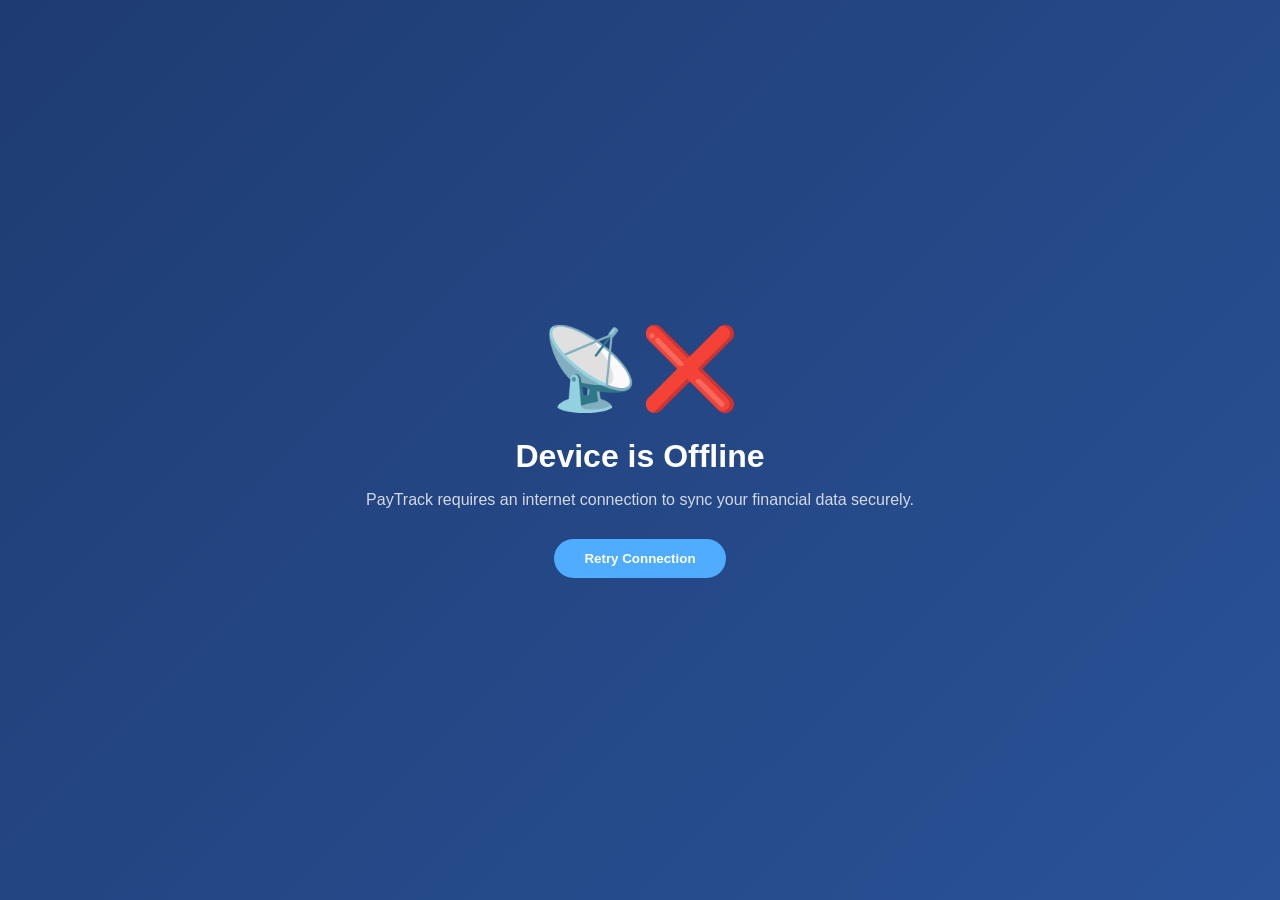
<file: offline.html>
<!DOCTYPE html>
<html lang="en">
<head>
    <meta charset="UTF-8">
    <meta name="viewport" content="width=device-width, initial-scale=1.0, maximum-scale=1.0, user-scalable=no, viewport-fit=cover">
    <title>PayTrack - Offline</title>
    <style>
        body {
            margin: 0;
            padding: 0;
            font-family: 'Segoe UI', Tahoma, Geneva, Verdana, sans-serif;
            background: linear-gradient(135deg, #1e3c72 0%, #2a5298 100%);
            height: 100vh;
            display: flex;
            justify-content: center;
            align-items: center;
            color: white;
            text-align: center;
        }
        .container {
            padding: 20px;
        }
        .icon {
            font-size: 80px;
            margin-bottom: 20px;
        }
        h1 { margin-bottom: 10px; }
        p { opacity: 0.8; margin-bottom: 30px; }
        .btn {
            background: #4facfe;
            color: white;
            padding: 12px 30px;
            border-radius: 25px;
            text-decoration: none;
            font-weight: bold;
            border: none;
            cursor: pointer;
        }
    </style>
</head>
<body>
    <div class="container">
        <div class="icon">📡❌</div>
        <h1>Device is Offline</h1>
        <p>PayTrack requires an internet connection to sync your financial data securely.</p>
        <button class="btn" onclick="checkConnection()">Retry Connection</button>
    </div>

    <script>
        function checkConnection() {
            if (navigator.onLine) {
                window.location.replace('index.html');
            } else {
                alert("Still offline. Please check your Wi-Fi or Mobile Data.");
            }
        }
    </script>
</body>
</html>
</file>
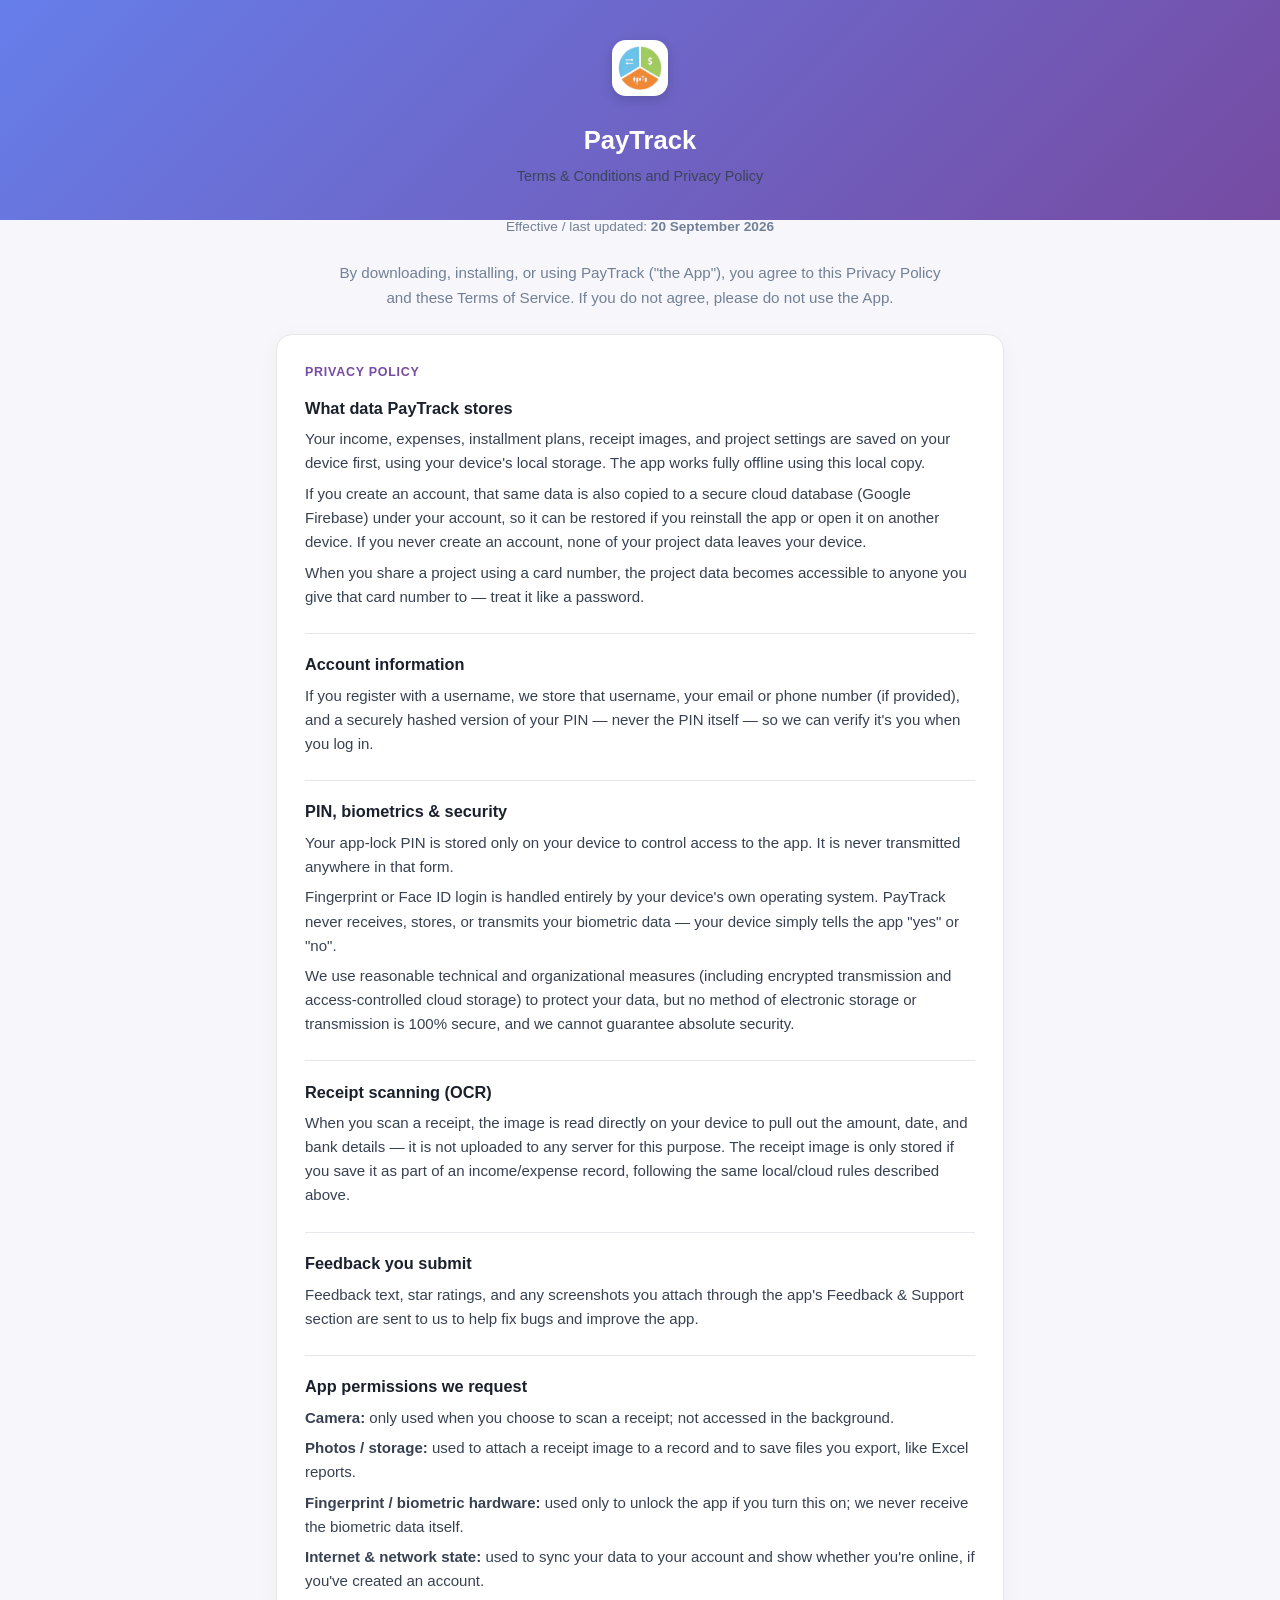
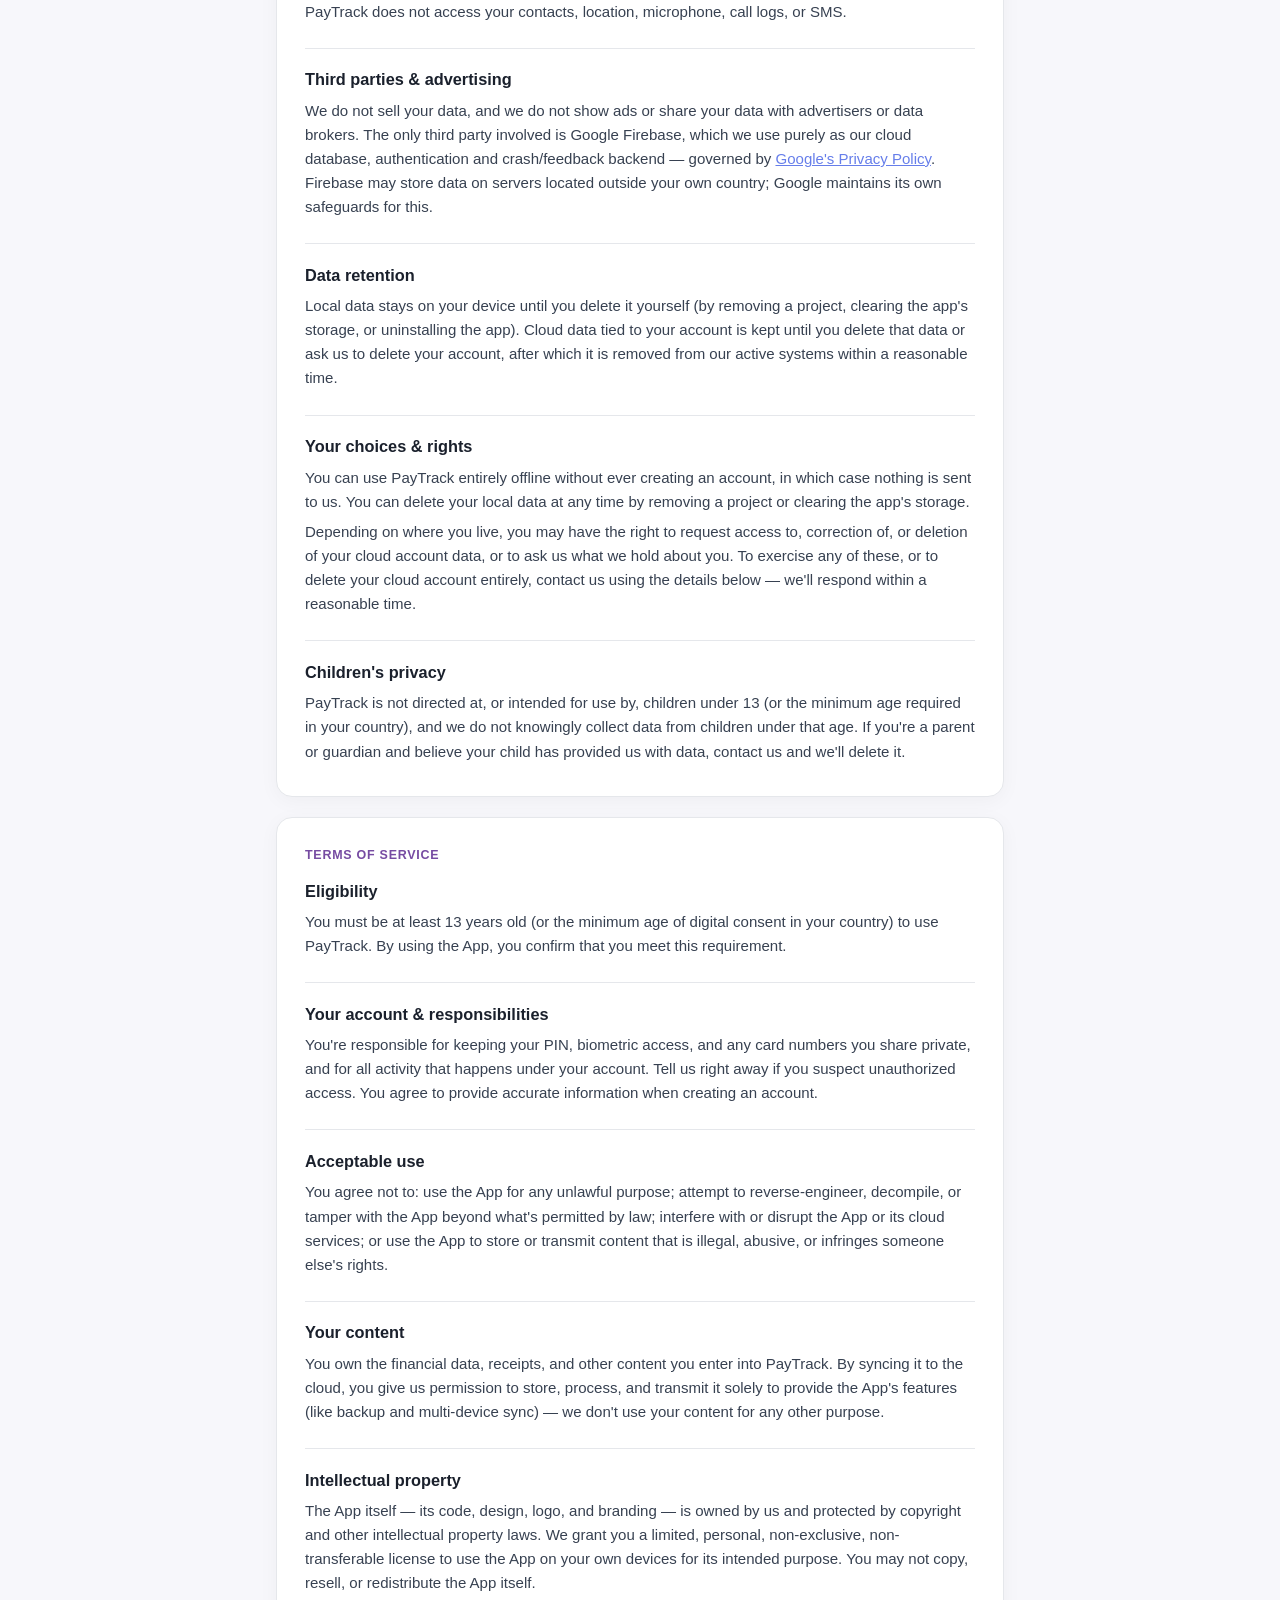
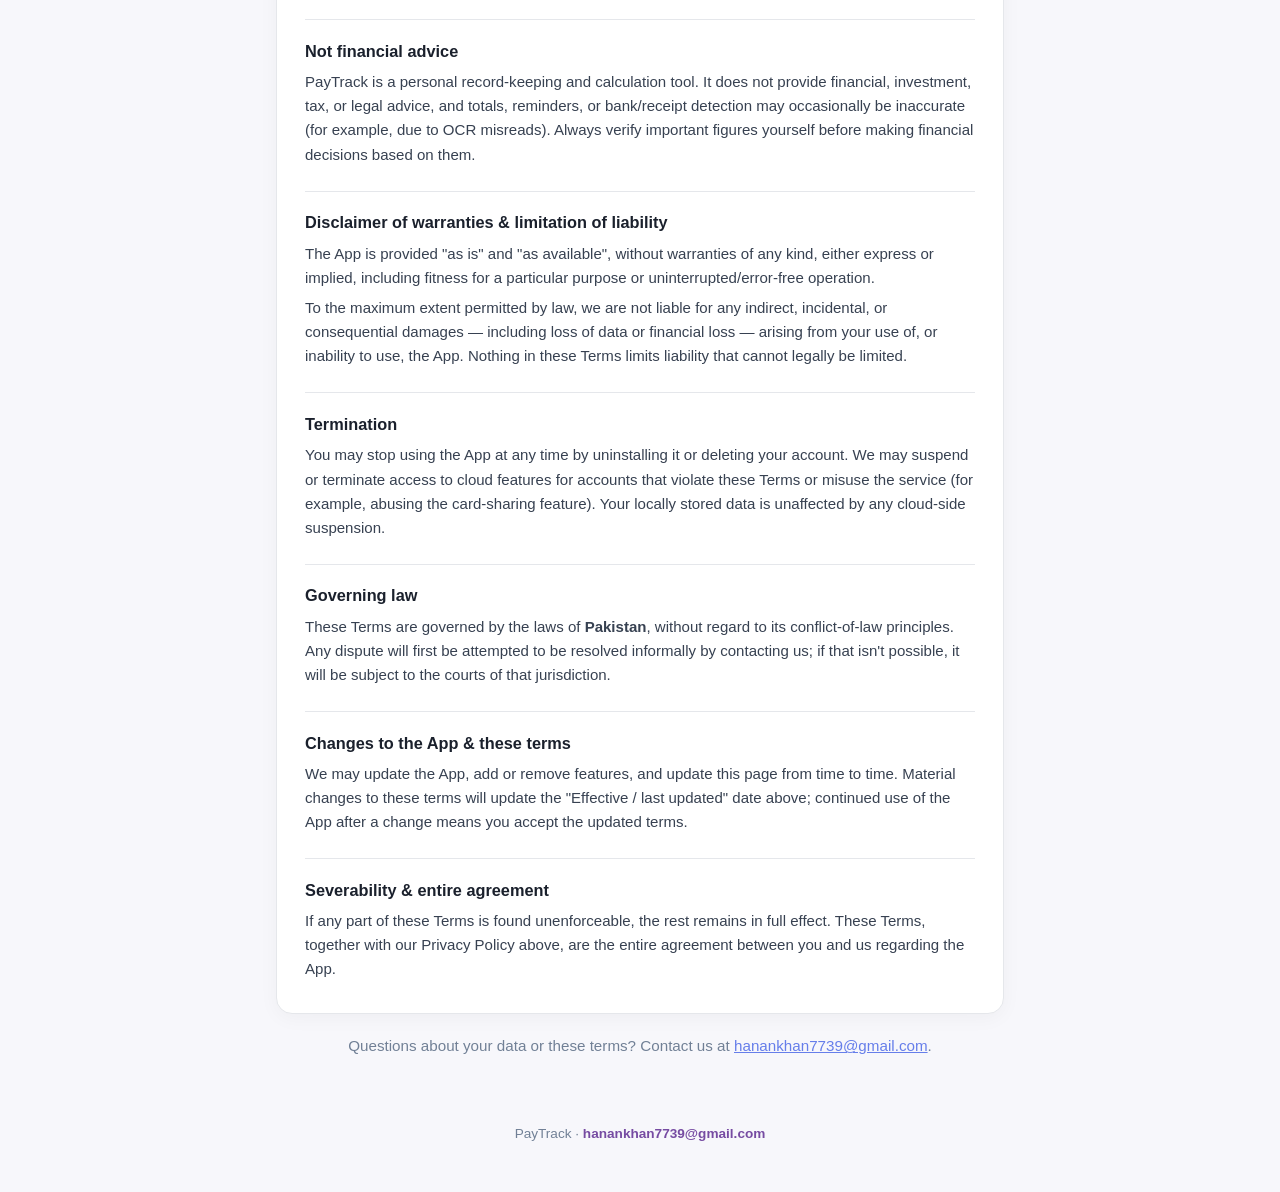
<file: terms.html>
<!DOCTYPE html>
<html lang="en">
<head>
<meta charset="UTF-8">
<meta name="viewport" content="width=device-width, initial-scale=1.0">
<title>PayTrack — Terms &amp; Conditions and Privacy Policy</title>
<link rel="icon" type="image/png" href="Paytrack-icon.png">
<style>
    :root {
        --accent: #667eea;
        --accent-2: #764ba2;
        --text: #1a202c;
        --muted: #718096;
        --bg: #f7f7fb;
        --card: #ffffff;
        --border: #e5e7eb;
    }
    * { box-sizing: border-box; }
    body {
        margin: 0;
        font-family: 'Segoe UI', -apple-system, BlinkMacSystemFont, Roboto, sans-serif;
        background: var(--bg);
        color: var(--text);
        line-height: 1.6;
    }
    header {
        background: linear-gradient(135deg, var(--accent) 0%, var(--accent-2) 100%);
        color: #fff;
        padding: 2.5rem 1.5rem 2rem;
        text-align: center;
    }
    header img {
        width: 56px; height: 56px; border-radius: 14px;
        background: #fff; padding: 6px; box-shadow: 0 4px 12px rgba(0,0,0,0.15);
        margin-bottom: 0.75rem;
    }
    header h1 { margin: 0.25rem 0 0.25rem; font-size: 1.6rem; }
    header p { margin: 0; opacity: 0.9; font-size: 0.9rem; }
    main {
        max-width: 760px;
        margin: -1.5rem auto 3rem;
        padding: 0 1rem;
    }
    .card {
        background: var(--card);
        border: 1px solid var(--border);
        border-radius: 16px;
        padding: 1.75rem 1.75rem 0.5rem;
        margin-bottom: 1.25rem;
        box-shadow: 0 4px 20px rgba(0,0,0,0.04);
    }
    .updated {
        text-align: center;
        color: var(--muted);
        font-size: 0.85rem;
        margin: 1.25rem 0 1.5rem;
    }
    .intro {
        text-align: center;
        max-width: 620px;
        margin: 0 auto 1.5rem;
        color: var(--muted);
        font-size: 0.95rem;
    }
    h2.group-title {
        font-size: 0.78rem;
        font-weight: 700;
        letter-spacing: 0.06em;
        text-transform: uppercase;
        color: var(--accent-2);
        margin: 0 0 0.75rem;
    }
    h3 {
        font-size: 1.02rem;
        margin: 0 0 0.4rem;
    }
    section.item {
        border-top: 1px solid var(--border);
        padding: 1.1rem 0;
    }
    section.item:first-of-type { border-top: none; padding-top: 0; }
    p { margin: 0.4rem 0; color: #374151; font-size: 0.94rem; }
    a { color: var(--accent); }
    footer {
        text-align: center;
        color: var(--muted);
        font-size: 0.85rem;
        padding: 1rem 1rem 3rem;
    }
    footer a { color: var(--accent-2); font-weight: 600; text-decoration: none; }
</style>
</head>
<body>

<header>
    <img src="Paytrack-icon.png" alt="PayTrack" onerror="this.style.display='none'">
    <h1>PayTrack</h1>
    <p>Terms &amp; Conditions and Privacy Policy</p>
</header>

<main>
    <p class="updated">Effective / last updated: <strong>20 September 2026</strong></p>
    <p class="intro">By downloading, installing, or using PayTrack ("the App"), you agree to this Privacy Policy and these Terms of Service. If you do not agree, please do not use the App.</p>

    <div class="card">
        <h2 class="group-title">Privacy Policy</h2>

        <section class="item">
            <h3>What data PayTrack stores</h3>
            <p>Your income, expenses, installment plans, receipt images, and project settings are saved on your device first, using your device's local storage. The app works fully offline using this local copy.</p>
            <p>If you create an account, that same data is also copied to a secure cloud database (Google Firebase) under your account, so it can be restored if you reinstall the app or open it on another device. If you never create an account, none of your project data leaves your device.</p>
            <p>When you share a project using a card number, the project data becomes accessible to anyone you give that card number to — treat it like a password.</p>
        </section>

        <section class="item">
            <h3>Account information</h3>
            <p>If you register with a username, we store that username, your email or phone number (if provided), and a securely hashed version of your PIN — never the PIN itself — so we can verify it's you when you log in.</p>
        </section>

        <section class="item">
            <h3>PIN, biometrics &amp; security</h3>
            <p>Your app-lock PIN is stored only on your device to control access to the app. It is never transmitted anywhere in that form.</p>
            <p>Fingerprint or Face ID login is handled entirely by your device's own operating system. PayTrack never receives, stores, or transmits your biometric data — your device simply tells the app "yes" or "no".</p>
            <p>We use reasonable technical and organizational measures (including encrypted transmission and access-controlled cloud storage) to protect your data, but no method of electronic storage or transmission is 100% secure, and we cannot guarantee absolute security.</p>
        </section>

        <section class="item">
            <h3>Receipt scanning (OCR)</h3>
            <p>When you scan a receipt, the image is read directly on your device to pull out the amount, date, and bank details — it is not uploaded to any server for this purpose. The receipt image is only stored if you save it as part of an income/expense record, following the same local/cloud rules described above.</p>
        </section>

        <section class="item">
            <h3>Feedback you submit</h3>
            <p>Feedback text, star ratings, and any screenshots you attach through the app's Feedback &amp; Support section are sent to us to help fix bugs and improve the app.</p>
        </section>

        <section class="item">
            <h3>App permissions we request</h3>
            <p><strong>Camera:</strong> only used when you choose to scan a receipt; not accessed in the background.</p>
            <p><strong>Photos / storage:</strong> used to attach a receipt image to a record and to save files you export, like Excel reports.</p>
            <p><strong>Fingerprint / biometric hardware:</strong> used only to unlock the app if you turn this on; we never receive the biometric data itself.</p>
            <p><strong>Internet &amp; network state:</strong> used to sync your data to your account and show whether you're online, if you've created an account.</p>
            <p>PayTrack does not access your contacts, location, microphone, call logs, or SMS.</p>
        </section>

        <section class="item">
            <h3>Third parties &amp; advertising</h3>
            <p>We do not sell your data, and we do not show ads or share your data with advertisers or data brokers. The only third party involved is Google Firebase, which we use purely as our cloud database, authentication and crash/feedback backend — governed by <a href="https://policies.google.com/privacy" target="_blank" rel="noopener">Google's Privacy Policy</a>. Firebase may store data on servers located outside your own country; Google maintains its own safeguards for this.</p>
        </section>

        <section class="item">
            <h3>Data retention</h3>
            <p>Local data stays on your device until you delete it yourself (by removing a project, clearing the app's storage, or uninstalling the app). Cloud data tied to your account is kept until you delete that data or ask us to delete your account, after which it is removed from our active systems within a reasonable time.</p>
        </section>

        <section class="item">
            <h3>Your choices &amp; rights</h3>
            <p>You can use PayTrack entirely offline without ever creating an account, in which case nothing is sent to us. You can delete your local data at any time by removing a project or clearing the app's storage.</p>
            <p>Depending on where you live, you may have the right to request access to, correction of, or deletion of your cloud account data, or to ask us what we hold about you. To exercise any of these, or to delete your cloud account entirely, contact us using the details below — we'll respond within a reasonable time.</p>
        </section>

        <section class="item">
            <h3>Children's privacy</h3>
            <p>PayTrack is not directed at, or intended for use by, children under 13 (or the minimum age required in your country), and we do not knowingly collect data from children under that age. If you're a parent or guardian and believe your child has provided us with data, contact us and we'll delete it.</p>
        </section>
    </div>

    <div class="card">
        <h2 class="group-title">Terms of Service</h2>

        <section class="item">
            <h3>Eligibility</h3>
            <p>You must be at least 13 years old (or the minimum age of digital consent in your country) to use PayTrack. By using the App, you confirm that you meet this requirement.</p>
        </section>

        <section class="item">
            <h3>Your account &amp; responsibilities</h3>
            <p>You're responsible for keeping your PIN, biometric access, and any card numbers you share private, and for all activity that happens under your account. Tell us right away if you suspect unauthorized access. You agree to provide accurate information when creating an account.</p>
        </section>

        <section class="item">
            <h3>Acceptable use</h3>
            <p>You agree not to: use the App for any unlawful purpose; attempt to reverse-engineer, decompile, or tamper with the App beyond what's permitted by law; interfere with or disrupt the App or its cloud services; or use the App to store or transmit content that is illegal, abusive, or infringes someone else's rights.</p>
        </section>

        <section class="item">
            <h3>Your content</h3>
            <p>You own the financial data, receipts, and other content you enter into PayTrack. By syncing it to the cloud, you give us permission to store, process, and transmit it solely to provide the App's features (like backup and multi-device sync) — we don't use your content for any other purpose.</p>
        </section>

        <section class="item">
            <h3>Intellectual property</h3>
            <p>The App itself — its code, design, logo, and branding — is owned by us and protected by copyright and other intellectual property laws. We grant you a limited, personal, non-exclusive, non-transferable license to use the App on your own devices for its intended purpose. You may not copy, resell, or redistribute the App itself.</p>
        </section>

        <section class="item">
            <h3>Not financial advice</h3>
            <p>PayTrack is a personal record-keeping and calculation tool. It does not provide financial, investment, tax, or legal advice, and totals, reminders, or bank/receipt detection may occasionally be inaccurate (for example, due to OCR misreads). Always verify important figures yourself before making financial decisions based on them.</p>
        </section>

        <section class="item">
            <h3>Disclaimer of warranties &amp; limitation of liability</h3>
            <p>The App is provided "as is" and "as available", without warranties of any kind, either express or implied, including fitness for a particular purpose or uninterrupted/error-free operation.</p>
            <p>To the maximum extent permitted by law, we are not liable for any indirect, incidental, or consequential damages — including loss of data or financial loss — arising from your use of, or inability to use, the App. Nothing in these Terms limits liability that cannot legally be limited.</p>
        </section>

        <section class="item">
            <h3>Termination</h3>
            <p>You may stop using the App at any time by uninstalling it or deleting your account. We may suspend or terminate access to cloud features for accounts that violate these Terms or misuse the service (for example, abusing the card-sharing feature). Your locally stored data is unaffected by any cloud-side suspension.</p>
        </section>

        <section class="item">
            <h3>Governing law</h3>
            <p>These Terms are governed by the laws of <strong>Pakistan</strong>, without regard to its conflict-of-law principles. Any dispute will first be attempted to be resolved informally by contacting us; if that isn't possible, it will be subject to the courts of that jurisdiction.</p>
        </section>

        <section class="item">
            <h3>Changes to the App &amp; these terms</h3>
            <p>We may update the App, add or remove features, and update this page from time to time. Material changes to these terms will update the "Effective / last updated" date above; continued use of the App after a change means you accept the updated terms.</p>
        </section>

        <section class="item">
            <h3>Severability &amp; entire agreement</h3>
            <p>If any part of these Terms is found unenforceable, the rest remains in full effect. These Terms, together with our Privacy Policy above, are the entire agreement between you and us regarding the App.</p>
        </section>
    </div>

    <p class="intro">Questions about your data or these terms? Contact us at <a href="mailto:hanankhan7739@gmail.com">hanankhan7739@gmail.com</a>.</p>
</main>

<footer>
    PayTrack &middot; <a href="mailto:hanankhan7739@gmail.com">hanankhan7739@gmail.com</a>
</footer>

</body>
</html>
</file>
